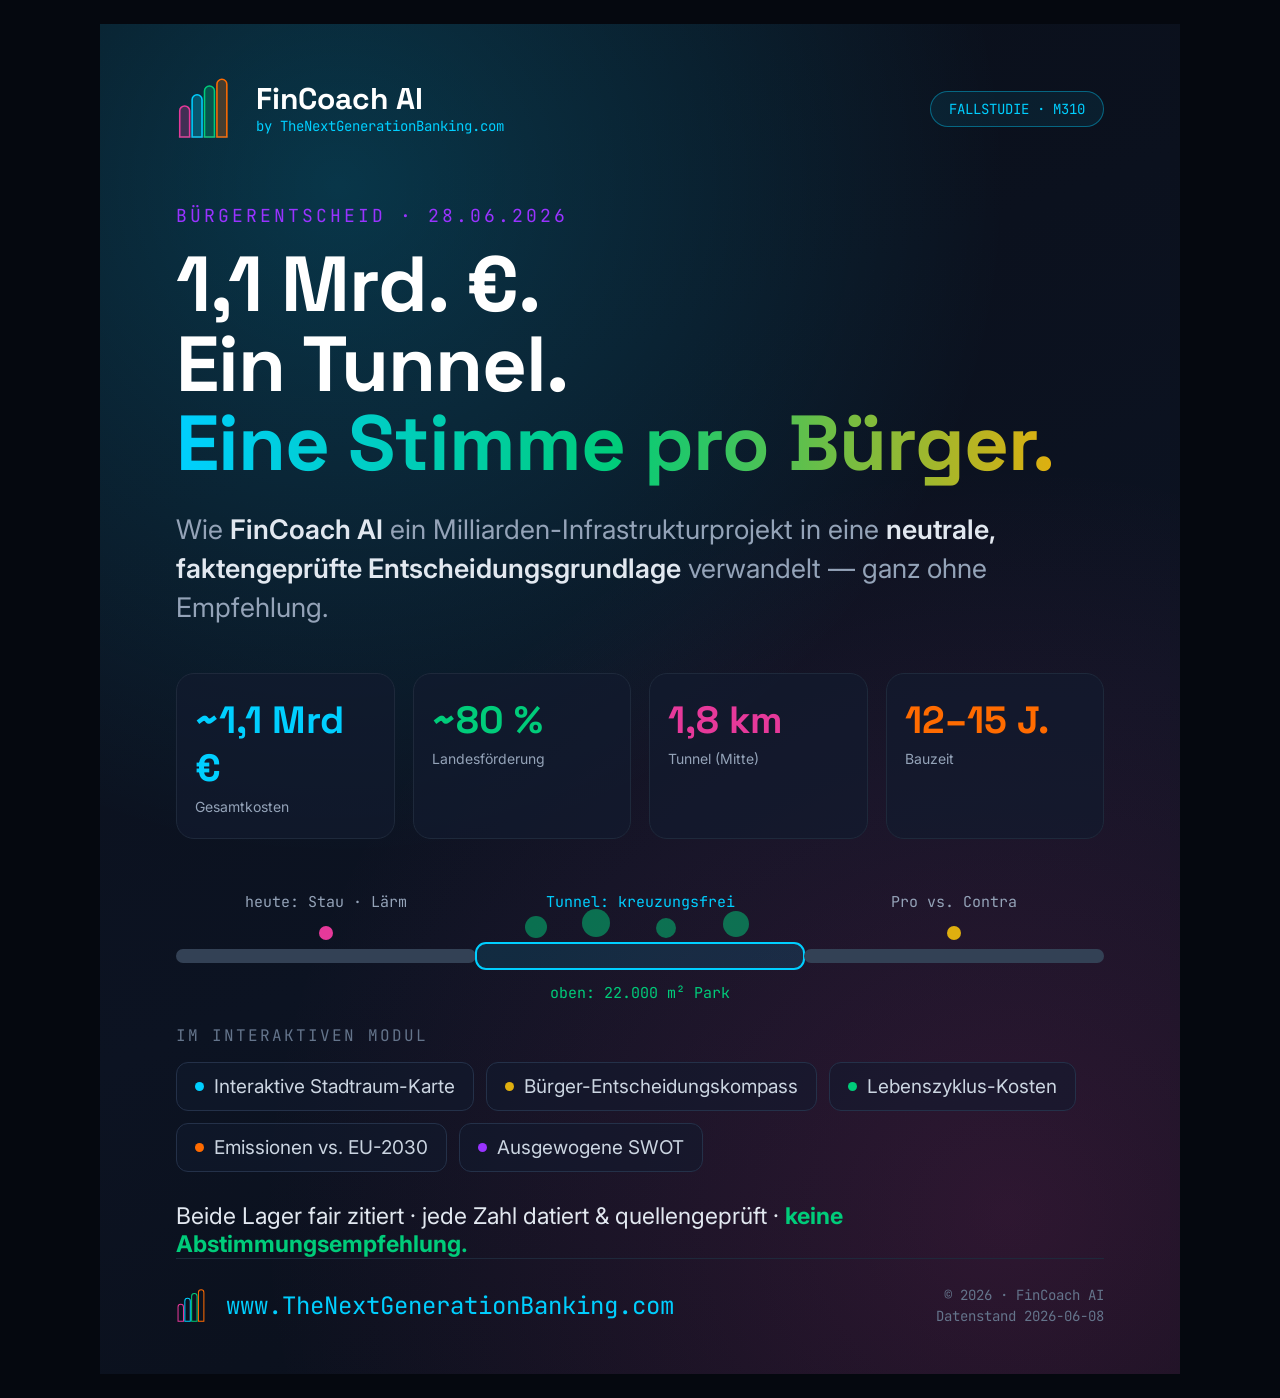
<file: linkedin-m310-grafik.html>
<!DOCTYPE html>
<!-- LinkedIn-Grafik M310 · 1080×1350 · FinCoach AI / TheNextGenerationBanking · Stand 2026-06-08
     Export: im Browser öffnen, #card mit 1080×1350 als PNG screenshotten (oder Print → PNG). -->
<html lang="de"><head>
<meta charset="UTF-8">
<title>LinkedIn-Grafik · M310 Frankenschnellweg · FinCoach AI</title>
<link href="https://fonts.googleapis.com/css2?family=Inter:wght@300;400;500;600;700;800;900&family=Space+Grotesk:wght@400;500;600;700&family=JetBrains+Mono:wght@400;500;600&display=swap" rel="stylesheet">
<style>
  *{margin:0;padding:0;box-sizing:border-box}
  body{background:#05080F;display:flex;justify-content:center;align-items:flex-start;padding:24px;font-family:'Inter',sans-serif}
  #card{width:1080px;height:1350px;flex:none;flex-shrink:0;min-width:1080px;position:relative;overflow:hidden;
    background:
      radial-gradient(circle at 22% 12%, rgba(0,207,255,.20), transparent 46%),
      radial-gradient(circle at 84% 88%, rgba(230,57,154,.16), transparent 50%),
      linear-gradient(160deg,#0A0F1A 0%,#0C1322 60%,#0A0F1A 100%);
    color:#E2E8F0;padding:54px 76px 48px;display:flex;flex-direction:column}
  .mono{font-family:'JetBrains Mono',monospace}
  .disp{font-family:'Space Grotesk',sans-serif}
  /* header */
  .head{display:flex;align-items:center;gap:18px}
  .brand b{display:block;font-family:'Space Grotesk';font-weight:700;font-size:30px;color:#fff;line-height:1.05}
  .brand span{font-family:'JetBrains Mono';font-size:14px;color:#00CFFF}
  .pill{margin-left:auto;border:1px solid rgba(0,207,255,.4);color:#00CFFF;border-radius:999px;
    padding:8px 18px;font-family:'JetBrains Mono';font-size:14px;background:rgba(0,207,255,.08)}
  /* eyebrow + headline */
  .eyebrow{margin-top:64px;font-family:'JetBrains Mono';font-size:18px;letter-spacing:3px;color:#9933FF;text-transform:uppercase}
  h1{font-family:'Space Grotesk';font-weight:700;font-size:78px;line-height:1.02;color:#fff;margin-top:18px;letter-spacing:-1px}
  h1 .grad{background:linear-gradient(90deg,#00CFFF,#00CC7A,#DFAF0F);-webkit-background-clip:text;background-clip:text;color:transparent}
  .sub{margin-top:26px;font-size:27px;line-height:1.45;color:#94A3B8;max-width:880px}
  .sub b{color:#E2E8F0;font-weight:600}
  /* kpis */
  .kpis{margin-top:46px;display:grid;grid-template-columns:repeat(4,1fr);gap:18px}
  .kpi{background:rgba(18,26,46,.7);border:1px solid #1E293B;border-radius:18px;padding:22px 18px}
  .kpi .v{font-family:'Space Grotesk';font-weight:700;font-size:38px}
  .kpi .l{font-size:14px;color:#94A3B8;margin-top:6px;line-height:1.25}
  .c1{color:#00CFFF}.c2{color:#00CC7A}.c3{color:#E6399A}.c4{color:#FF6B00}
  /* illustration */
  .illu{margin-top:24px}
  /* features */
  .feat-title{margin-top:8px;font-family:'JetBrains Mono';font-size:16px;color:#64748B;letter-spacing:2px;text-transform:uppercase}
  .feats{margin-top:16px;display:flex;flex-wrap:wrap;gap:12px}
  .feat{border:1px solid #243149;background:rgba(18,26,46,.55);border-radius:12px;padding:12px 18px;font-size:19px;color:#CBD5E1;display:flex;align-items:center;gap:10px}
  .dot{width:9px;height:9px;border-radius:50%}
  .neutral{margin-top:30px;font-size:23px;color:#E2E8F0}
  .neutral b{color:#00CC7A}
  /* footer */
  .foot{margin-top:auto;display:flex;align-items:center;gap:16px;border-top:1px solid #1E293B;padding-top:26px}
  .foot .url{font-family:'JetBrains Mono';font-size:24px;color:#00CFFF}
  .foot .meta{margin-left:auto;text-align:right;font-family:'JetBrains Mono';font-size:14px;color:#64748B;line-height:1.5}
</style>
</head>
<body>
<div id="card">
  <!-- HEADER -->
  <div class="head">
    <svg viewBox="0 0 100 100" width="62" height="62" fill="none">
      <path d="M 6,95 L 6,53 A 8,8 0 0 1 22,53 L 22,95 Z" fill="#E6399A" fill-opacity=".25" stroke="#E6399A" stroke-width="2.5"/>
      <path d="M 26,95 L 26,35 A 8,8 0 0 1 42,35 L 42,95 Z" fill="#00CFFF" fill-opacity=".25" stroke="#00CFFF" stroke-width="2.5"/>
      <path d="M 46,95 L 46,21 A 8,8 0 0 1 62,21 L 62,95 Z" fill="#00CC7A" fill-opacity=".25" stroke="#00CC7A" stroke-width="2.5"/>
      <path d="M 66,95 L 66,10 A 8,8 0 0 1 82,10 L 82,95 Z" fill="#FF6B00" fill-opacity=".25" stroke="#FF6B00" stroke-width="2.5"/>
      <line x1="4" y1="95" x2="84" y2="95" stroke="#888" stroke-width="1.2" stroke-opacity=".4"/>
    </svg>
    <div class="brand"><b>FinCoach AI</b><span>by TheNextGenerationBanking.com</span></div>
    <div class="pill">FALLSTUDIE · M310</div>
  </div>

  <!-- HEADLINE -->
  <div class="eyebrow">Bürgerentscheid · 28.06.2026</div>
  <h1>1,1 Mrd. €.<br>Ein Tunnel.<br><span class="grad">Eine Stimme pro Bürger.</span></h1>
  <div class="sub">Wie <b>FinCoach AI</b> ein Milliarden-Infrastrukturprojekt in eine <b>neutrale, faktengeprüfte Entscheidungsgrundlage</b> verwandelt — ganz ohne Empfehlung.</div>

  <!-- KPIs -->
  <div class="kpis">
    <div class="kpi"><div class="v c1">~1,1 Mrd €</div><div class="l">Gesamtkosten</div></div>
    <div class="kpi"><div class="v c2">~80 %</div><div class="l">Landesförderung</div></div>
    <div class="kpi"><div class="v c3">1,8 km</div><div class="l">Tunnel (Mitte)</div></div>
    <div class="kpi"><div class="v c4">12–15 J.</div><div class="l">Bauzeit</div></div>
  </div>

  <!-- ILLUSTRATION: Korridor → Tunnel → Park -->
  <div class="illu">
    <svg viewBox="0 0 928 150" width="928" height="150">
      <defs>
        <linearGradient id="road" x1="0" x2="1"><stop offset="0" stop-color="#334155"/><stop offset="1" stop-color="#334155"/></linearGradient>
        <linearGradient id="glow" x1="0" x2="1"><stop offset="0" stop-color="#00CFFF" stop-opacity="0"/><stop offset=".5" stop-color="#00CFFF" stop-opacity=".9"/><stop offset="1" stop-color="#00CFFF" stop-opacity="0"/></linearGradient>
      </defs>
      <!-- surface road left (ampel) -->
      <rect x="0" y="86" width="300" height="14" rx="7" fill="url(#road)"/>
      <circle cx="150" cy="70" r="7" fill="#E6399A"/><text x="150" y="44" fill="#94A3B8" font-size="15" text-anchor="middle" font-family="JetBrains Mono">heute: Stau · Lärm</text>
      <!-- tunnel middle -->
      <rect x="300" y="80" width="328" height="26" rx="10" fill="rgba(0,207,255,.12)" stroke="#00CFFF" stroke-width="2"/>
      <line x1="300" y1="93" x2="628" y2="93" stroke="url(#glow)" stroke-width="6"/>
      <text x="464" y="44" fill="#00CFFF" font-size="15" text-anchor="middle" font-family="JetBrains Mono">Tunnel: kreuzungsfrei</text>
      <!-- park on top -->
      <g transform="translate(360,58)"><circle cx="0" cy="6" r="11" fill="#00CC7A" fill-opacity=".5"/><circle cx="60" cy="2" r="14" fill="#00CC7A" fill-opacity=".5"/><circle cx="130" cy="7" r="10" fill="#00CC7A" fill-opacity=".5"/><circle cx="200" cy="3" r="13" fill="#00CC7A" fill-opacity=".5"/></g>
      <text x="464" y="135" fill="#00CC7A" font-size="15" text-anchor="middle" font-family="JetBrains Mono">oben: 22.000 m² Park</text>
      <!-- surface road right -->
      <rect x="628" y="86" width="300" height="14" rx="7" fill="url(#road)"/>
      <text x="778" y="44" fill="#94A3B8" font-size="15" text-anchor="middle" font-family="JetBrains Mono">Pro vs. Contra</text>
      <circle cx="778" cy="70" r="7" fill="#DFAF0F"/>
    </svg>
  </div>

  <!-- FEATURES -->
  <div class="feat-title">Im interaktiven Modul</div>
  <div class="feats">
    <div class="feat"><span class="dot" style="background:#00CFFF"></span>Interaktive Stadtraum-Karte</div>
    <div class="feat"><span class="dot" style="background:#DFAF0F"></span>Bürger-Entscheidungskompass</div>
    <div class="feat"><span class="dot" style="background:#00CC7A"></span>Lebenszyklus-Kosten</div>
    <div class="feat"><span class="dot" style="background:#FF6B00"></span>Emissionen vs. EU-2030</div>
    <div class="feat"><span class="dot" style="background:#9933FF"></span>Ausgewogene SWOT</div>
  </div>
  <div class="neutral">Beide Lager fair zitiert · jede Zahl datiert &amp; quellengeprüft · <b>keine Abstimmungsempfehlung.</b></div>

  <!-- FOOTER -->
  <div class="foot">
    <svg viewBox="0 0 100 100" width="34" height="34" fill="none"><path d="M 6,95 L 6,53 A 8,8 0 0 1 22,53 L 22,95 Z" stroke="#E6399A" stroke-width="3"/><path d="M 26,95 L 26,35 A 8,8 0 0 1 42,35 L 42,95 Z" stroke="#00CFFF" stroke-width="3"/><path d="M 46,95 L 46,21 A 8,8 0 0 1 62,21 L 62,95 Z" stroke="#00CC7A" stroke-width="3"/><path d="M 66,95 L 66,10 A 8,8 0 0 1 82,10 L 82,95 Z" stroke="#FF6B00" stroke-width="3"/></svg>
    <span class="url">www.TheNextGenerationBanking.com</span>
    <div class="meta">© 2026 · FinCoach AI<br>Datenstand 2026-06-08</div>
  </div>
</div>
</body></html>
</file>
